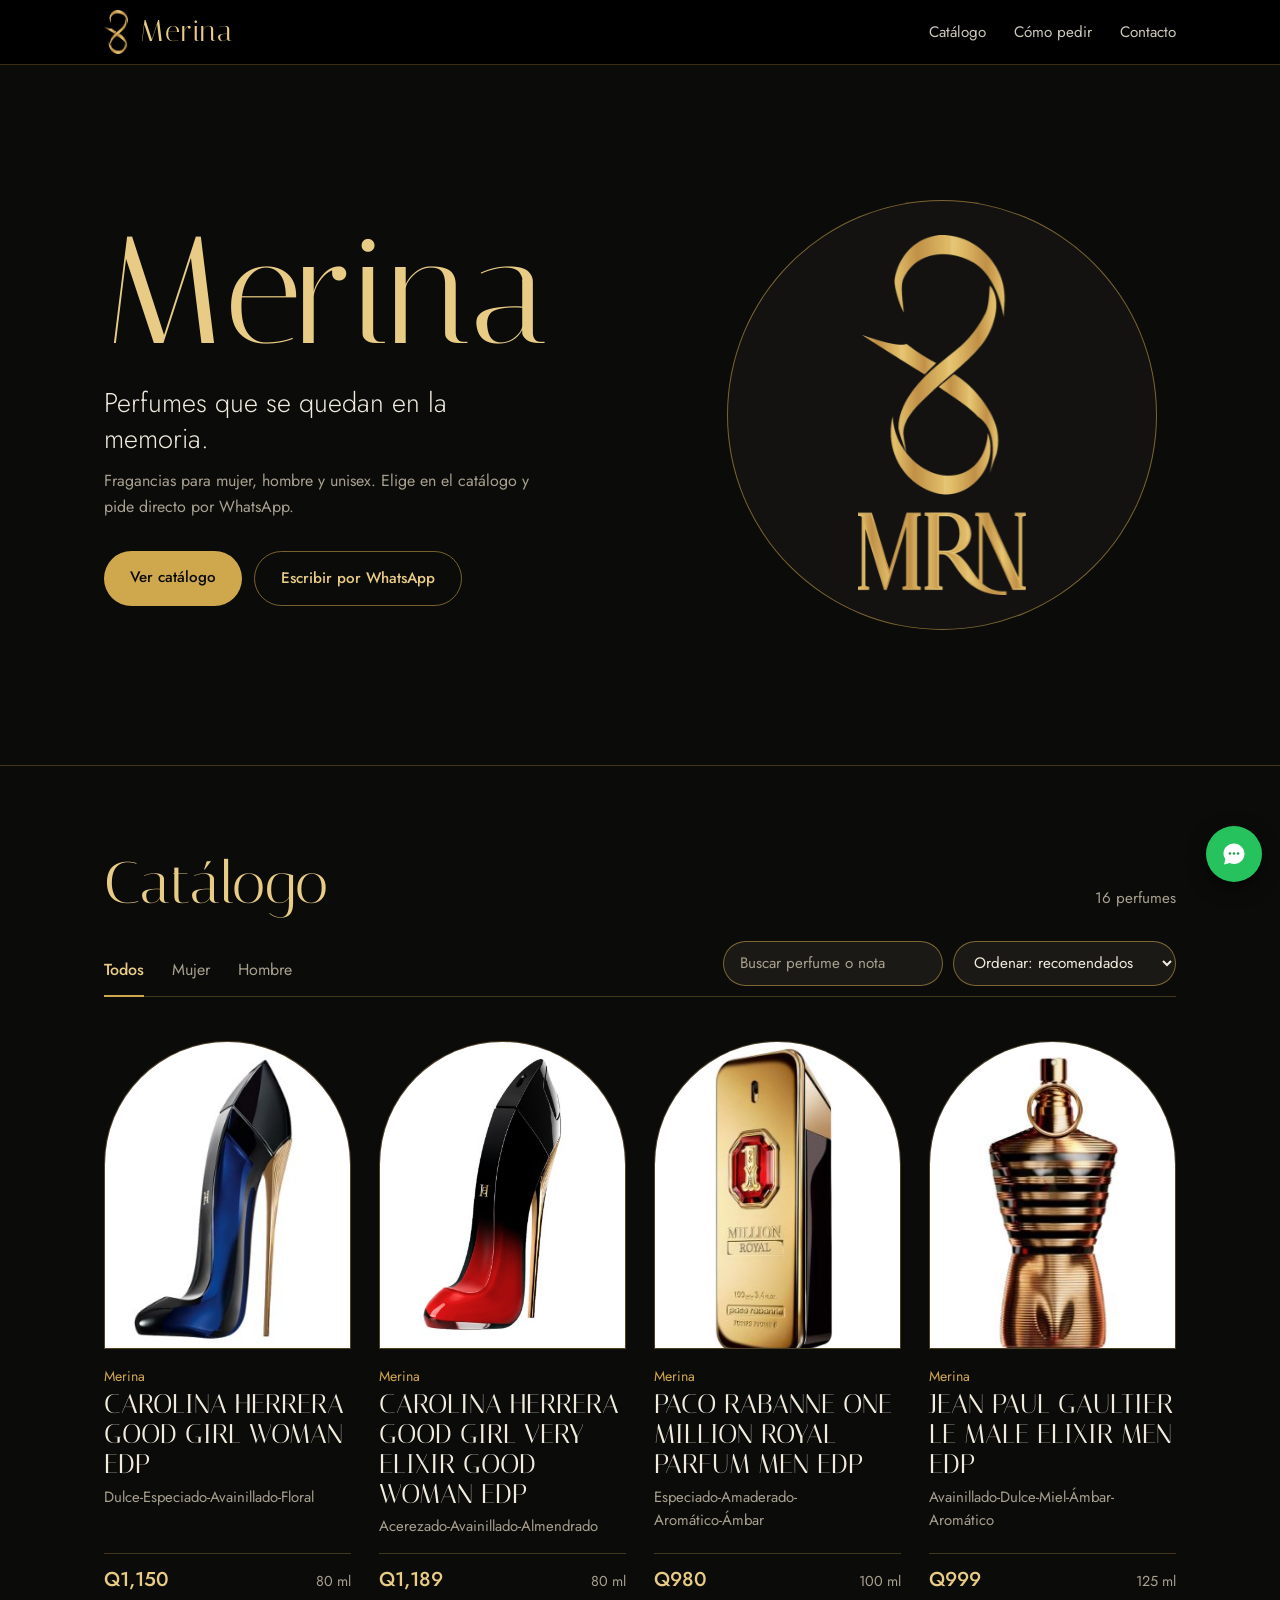
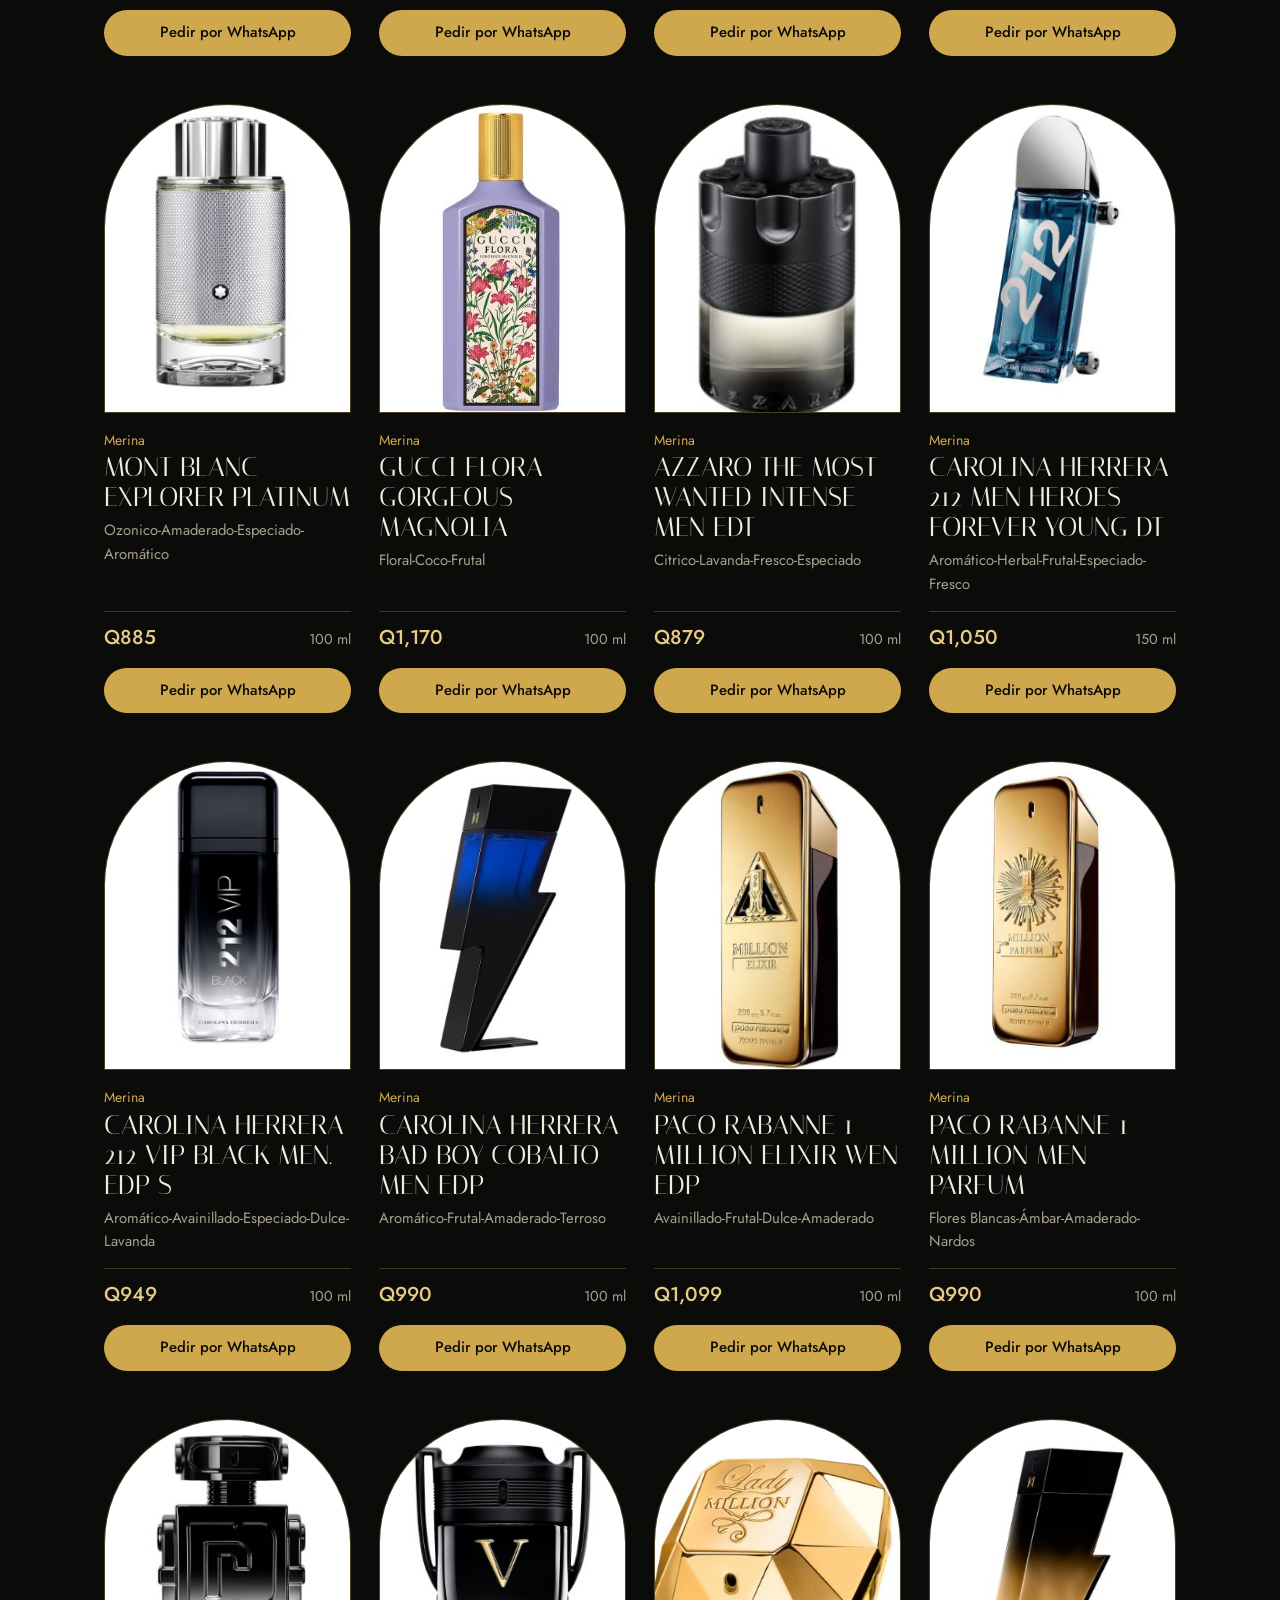
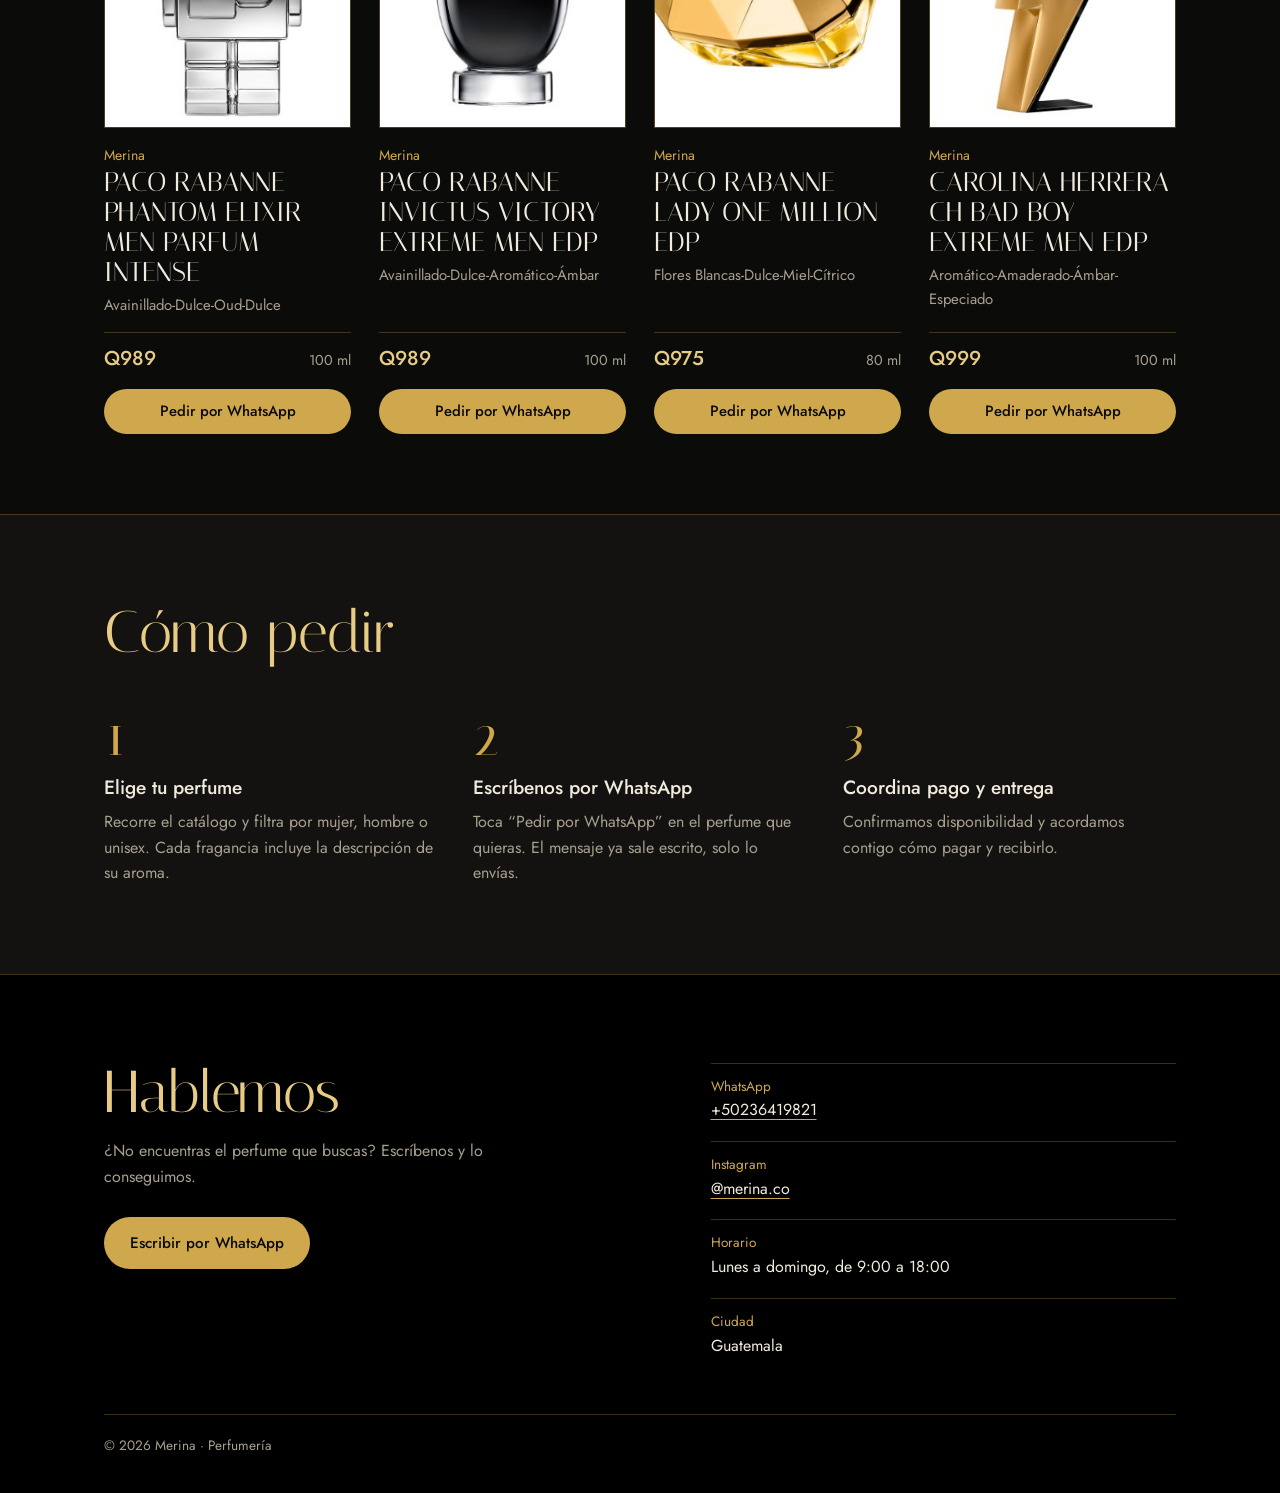
<file: index.html>
<!DOCTYPE html>
<html lang="es">
<head>
  <meta charset="utf-8">
  <meta name="viewport" content="width=device-width, initial-scale=1">
  <title>Merina · Perfumería</title>
  <meta name="description" content="Merina, perfumería. Fragancias para mujer, hombre y unisex. Mira el catálogo y haz tu pedido por WhatsApp.">
  <meta name="theme-color" content="#0b0b0a">
  <link rel="icon" type="image/png" href="img/favicon.png">
  <link rel="apple-touch-icon" href="img/favicon.png">
  <meta property="og:type" content="website">
  <meta property="og:title" content="Merina · Perfumería">
  <meta property="og:description" content="Fragancias para mujer, hombre y unisex. Mira el catálogo y pide por WhatsApp.">
  <meta property="og:image" content="https://erick18gt.github.io/merina/img/compartir.jpg">
  <meta property="og:url" content="https://erick18gt.github.io/merina/">
  <meta name="twitter:card" content="summary_large_image">

  <link rel="preconnect" href="https://fonts.googleapis.com">
  <link rel="preconnect" href="https://fonts.gstatic.com" crossorigin>
  <link href="https://fonts.googleapis.com/css2?family=Italiana&family=Jost:wght@300;400;500&display=swap" rel="stylesheet">
  <link rel="stylesheet" href="css/styles.css">
</head>
<body>

  <header class="top">
    <div class="wrap">
      <a class="logo" href="#inicio" aria-label="Merina, ir al inicio">
        <img src="img/simbolo.png" alt="" width="24" height="44">
        <span>Merina</span>
      </a>
      <nav aria-label="Principal">
        <a href="#catalogo">Catálogo</a>
        <a href="#como-pedir">Cómo pedir</a>
        <a href="#contacto">Contacto</a>
      </nav>
    </div>
  </header>

  <main id="inicio">

    <!-- ============ PORTADA ============ -->
    <section class="hero">
      <div class="wrap">
        <div class="hero-texto">
          <h1>Merina</h1>
          <p class="lema">Perfumes que se quedan en la memoria.</p>
          <p class="sub">Fragancias para mujer, hombre y unisex. Elige en el catálogo y pide directo por WhatsApp.</p>
          <div class="acciones">
            <a class="btn btn-ambar" href="#catalogo">Ver catálogo</a>
            <a class="btn btn-linea" href="#contacto" data-wa>Escribir por WhatsApp</a>
          </div>
        </div>

        <div class="hero-art">
          <img class="logo-hero" src="img/logo.png" alt="Logo de Merina" width="382" height="820">
        </div>
      </div>
    </section>

    <!-- ============ CATÁLOGO ============ -->
    <section class="catalogo" id="catalogo">
      <div class="wrap">
        <div class="cat-head">
          <h2>Catálogo</h2>
          <p class="count" id="contador" aria-live="polite"></p>
        </div>

        <div class="tools">
          <div class="tabs" id="tabs" role="tablist" aria-label="Categorías"></div>
          <div class="tools-right">
            <label class="sr" for="buscar">Buscar perfume</label>
            <input id="buscar" type="search" placeholder="Buscar perfume o nota" autocomplete="off">
            <label class="sr" for="orden">Ordenar por</label>
            <select id="orden">
              <option value="recomendado">Ordenar: recomendados</option>
              <option value="precio-asc">Precio: de menor a mayor</option>
              <option value="precio-desc">Precio: de mayor a menor</option>
              <option value="nombre">Nombre: A a Z</option>
            </select>
          </div>
        </div>

        <div class="grid" id="grid"></div>
        <p class="vacio" id="vacio" hidden>No encontramos perfumes con esa búsqueda. Prueba con otra palabra o cambia de categoría.</p>
      </div>
    </section>

    <!-- ============ CÓMO PEDIR ============ -->
    <section class="pasos" id="como-pedir">
      <div class="wrap">
        <h2>Cómo pedir</h2>
        <ol>
          <li>
            <span class="n" aria-hidden="true">1</span>
            <h3>Elige tu perfume</h3>
            <p>Recorre el catálogo y filtra por mujer, hombre o unisex. Cada fragancia incluye la descripción de su aroma.</p>
          </li>
          <li>
            <span class="n" aria-hidden="true">2</span>
            <h3>Escríbenos por WhatsApp</h3>
            <p>Toca “Pedir por WhatsApp” en el perfume que quieras. El mensaje ya sale escrito, solo lo envías.</p>
          </li>
          <li>
            <span class="n" aria-hidden="true">3</span>
            <h3>Coordina pago y entrega</h3>
            <p>Confirmamos disponibilidad y acordamos contigo cómo pagar y recibirlo.</p>
          </li>
        </ol>
      </div>
    </section>

  </main>

  <!-- ============ CONTACTO ============ -->
  <footer class="contacto" id="contacto">
    <div class="wrap">
      <div>
        <h2>Hablemos</h2>
        <p class="contacto-txt">¿No encuentras el perfume que buscas? Escríbenos y lo conseguimos.</p>
        <a class="btn btn-ambar" href="#" data-wa>Escribir por WhatsApp</a>
      </div>
      <ul class="datos" id="datos"></ul>
    </div>
    <div class="wrap">
      <p class="pie" id="pie"></p>
    </div>
  </footer>

  <a class="wa-flotante" href="#" data-wa aria-label="Escribir por WhatsApp">
    <svg viewBox="0 0 24 24" width="28" height="28" aria-hidden="true">
      <path d="M12 3C7 3 3 6.8 3 11.5c0 1.8.6 3.4 1.6 4.8L3.5 21l4.9-1.3c1.1.5 2.3.8 3.6.8 5 0 9-3.8 9-8.5S17 3 12 3z" fill="#fff"/>
      <circle cx="8.5" cy="11.5" r="1.1" fill="#1e9e50"/>
      <circle cx="12" cy="11.5" r="1.1" fill="#1e9e50"/>
      <circle cx="15.5" cy="11.5" r="1.1" fill="#1e9e50"/>
    </svg>
  </a>

  <!-- Primero los datos del catálogo (los edita el panel admin), después la lógica -->
  <script src="data/catalogo.js"></script>
  <script src="js/app.js"></script>
</body>
</html>
</file>
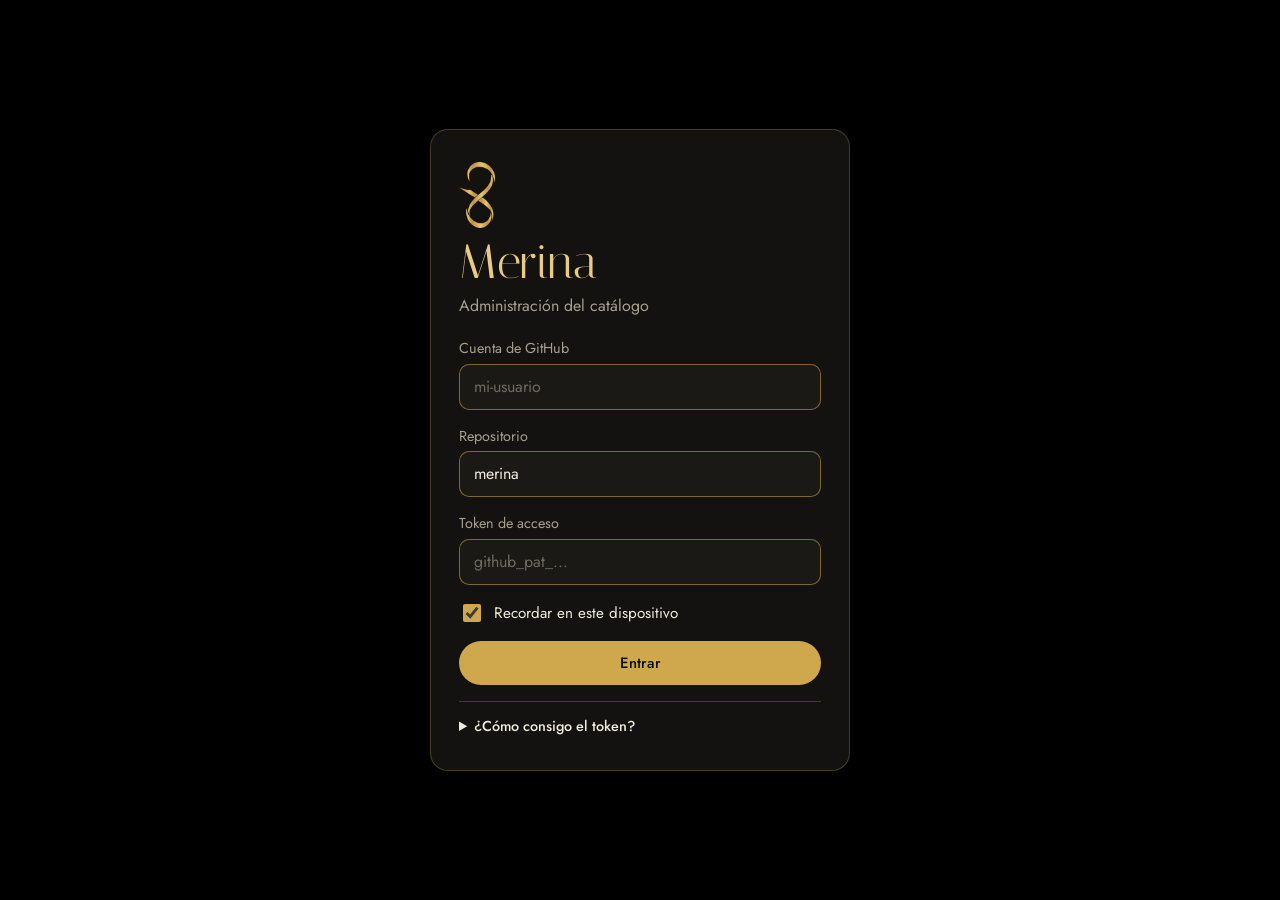
<file: admin.html>
<!DOCTYPE html>
<html lang="es">
<head>
  <meta charset="utf-8">
  <meta name="viewport" content="width=device-width, initial-scale=1">
  <meta name="robots" content="noindex, nofollow">
  <meta name="theme-color" content="#0b0b0a">
  <title>Administración · Merina</title>
  <link rel="icon" type="image/png" href="img/favicon.png">
  <link rel="preconnect" href="https://fonts.googleapis.com">
  <link rel="preconnect" href="https://fonts.gstatic.com" crossorigin>
  <link href="https://fonts.googleapis.com/css2?family=Italiana&family=Jost:wght@300;400;500&display=swap" rel="stylesheet">
  <link rel="stylesheet" href="css/admin.css">
</head>
<body>

  <!-- ============ ENTRAR ============ -->
  <section id="login" class="login">
    <form id="form-login" class="tarjeta" autocomplete="off">
      <img class="sim" src="img/simbolo.png" alt="" width="36" height="66">
      <h1>Merina</h1>
      <p class="sub">Administración del catálogo</p>

      <label>Cuenta de GitHub
        <input id="l-owner" required placeholder="mi-usuario" autocapitalize="none" spellcheck="false">
      </label>
      <label>Repositorio
        <input id="l-repo" required value="merina" autocapitalize="none" spellcheck="false">
      </label>
      <label>Token de acceso
        <input id="l-token" type="password" required autocomplete="off" placeholder="github_pat_...">
      </label>
      <label class="check">
        <input type="checkbox" id="l-recordar" checked>
        Recordar en este dispositivo
      </label>

      <p class="error" id="l-error" role="alert" hidden></p>
      <button class="btn btn-prim" id="l-btn" type="submit">Entrar</button>

      <details>
        <summary>¿Cómo consigo el token?</summary>
        <ol>
          <li>Entra a github.com con la cuenta dueña del repositorio.</li>
          <li>Toca tu foto → <b>Settings</b> → <b>Developer settings</b> → <b>Personal access tokens</b> → <b>Fine-grained tokens</b> → <b>Generate new token</b>.</li>
          <li>Nombre: <i>Merina admin</i>. Vencimiento: el más largo que permita.</li>
          <li>En <b>Repository access</b> elige <b>Only select repositories</b> y marca <b>merina</b>.</li>
          <li>En <b>Permissions → Repository permissions</b> pon <b>Contents: Read and write</b>.</li>
          <li>Toca <b>Generate token</b> y copia el texto que empieza con <code>github_pat_</code>. Solo se muestra una vez.</li>
        </ol>
        <p>El token funciona como una llave: no lo compartas ni lo publiques.</p>
      </details>
    </form>
  </section>

  <!-- ============ PANEL ============ -->
  <div id="panel" hidden>
    <header class="top">
      <div class="wrap fila-top">
        <span class="logo"><img src="img/simbolo.png" alt="" width="19" height="34"> Merina <small>Administración</small></span>
        <div class="top-acc">
          <a href="index.html" target="_blank" rel="noopener">Ver la página</a>
          <button id="btn-salir" type="button">Cerrar sesión</button>
        </div>
      </div>
    </header>

    <main class="wrap">
      <nav class="tabs" role="tablist" aria-label="Secciones">
        <button class="tab" role="tab" data-tab="perfumes" aria-selected="true">Perfumes</button>
        <button class="tab" role="tab" data-tab="negocio" aria-selected="false">Datos del negocio</button>
      </nav>

      <section id="tab-perfumes">
        <div class="cab">
          <p id="total" class="total"></p>
          <button id="btn-nuevo" class="btn btn-prim" type="button">Nuevo perfume</button>
        </div>
        <div id="lista"></div>
      </section>

      <section id="tab-negocio" hidden>
        <form id="form-negocio" class="negocio" autocomplete="off" onsubmit="return false">
          <label>Nombre del negocio <input data-cfg="nombre"></label>
          <label>WhatsApp (con código de país, solo números)
            <input data-cfg="whatsapp" inputmode="numeric" placeholder="50255551234">
          </label>
          <label>Símbolo de moneda <input data-cfg="moneda" placeholder="Q"></label>
          <label>Instagram (usuario, sin @) <input data-cfg="instagram"></label>
          <label>Facebook (usuario o nombre de la página) <input data-cfg="facebook"></label>
          <label>Correo <input data-cfg="email" type="email"></label>
          <label>Ciudad <input data-cfg="ciudad"></label>
          <label>Horario <input data-cfg="horario"></label>
          <p class="nota">Los cambios se publican con el botón “Publicar cambios”, igual que los perfumes.</p>
        </form>
      </section>
    </main>

    <div class="barra" id="barra" hidden>
      <span>Tienes cambios sin publicar.</span>
      <div>
        <button id="btn-descartar" class="btn btn-sec" type="button">Descartar</button>
        <button id="btn-publicar" class="btn btn-prim" type="button">Publicar cambios</button>
      </div>
    </div>
  </div>

  <!-- ============ FORMULARIO DE PERFUME ============ -->
  <dialog id="dlg">
    <form id="form-perfume" autocomplete="off">
      <h2 id="dlg-titulo">Nuevo perfume</h2>

      <div class="foto-caja">
        <div class="foto-prev" id="foto-prev"><span>Sin foto</span></div>
        <div>
          <label class="btn btn-sec sub-foto">Elegir foto
            <input type="file" id="f-foto" accept="image/*" hidden>
          </label>
          <button type="button" id="btn-quitar-foto" class="enlace" hidden>Quitar foto</button>
          <p class="nota">Se ajusta sola a un tamaño ligero. Se ve mejor con fondo blanco.</p>
        </div>
      </div>

      <label>Nombre <input id="f-nombre" required maxlength="60"></label>
      <div class="dos">
        <label>Marca <input id="f-marca" maxlength="40"></label>
        <label>Categoría
          <select id="f-categoria">
            <option>Mujer</option>
            <option>Hombre</option>
            <option>Unisex</option>
          </select>
        </label>
      </div>
      <div class="dos">
        <label>Tamaño (ml) <input id="f-ml" type="number" min="0" step="1" inputmode="numeric"></label>
        <label>Precio <input id="f-precio" type="number" min="0" step="0.01" inputmode="decimal"></label>
      </div>
      <label>Notas (a qué huele) <input id="f-notas" maxlength="120" placeholder="Jazmín, vainilla y ámbar"></label>

      <label class="check"><input type="checkbox" id="f-disponible"> Disponible (desmarca si está agotado)</label>
      <label class="check"><input type="checkbox" id="f-visible"> Mostrar en la página</label>

      <p class="error" id="f-error" role="alert" hidden></p>
      <div class="dlg-acc">
        <button type="button" id="btn-cancelar" class="btn btn-sec">Cancelar</button>
        <button type="submit" class="btn btn-prim">Guardar perfume</button>
      </div>
    </form>
  </dialog>

  <div id="aviso" class="aviso" role="status" hidden></div>

  <script src="js/admin.js"></script>
</body>
</html>
</file>
<file: css/styles.css>
/* =========================================================
   MERINA · estilos  (paleta: negro y dorado)
   Para cambiar los colores, edita solo las variables de :root.
   ========================================================= */

:root {
  color-scheme: dark;

  --negro: #0b0b0a;        /* fondo principal */
  --negro-2: #131210;      /* secciones alternas */
  --negro-3: #1b1915;      /* tarjetas y paneles */
  --negro-puro: #000;      /* cabecera y pie */

  --oro: #cfa84e;          /* dorado principal */
  --oro-claro: #e8cc85;    /* dorado brillante (títulos, hover) */
  --oro-oscuro: #9c7a2c;   /* dorado apagado */

  --marfil: #f1ebdd;       /* texto principal */
  --suave: #a8a08f;        /* texto secundario */

  --linea: rgba(207, 168, 78, .28);
  --linea-fuerte: rgba(207, 168, 78, .55);

  --serif: "Italiana", "Bodoni Moda", Georgia, "Times New Roman", serif;
  --sans: "Jost", system-ui, -apple-system, "Segoe UI", Roboto, sans-serif;
  --ancho: 1120px;
}

*, *::before, *::after { box-sizing: border-box; }

html { scroll-behavior: smooth; scroll-padding-top: 72px; }

body {
  margin: 0;
  background: var(--negro);
  color: var(--marfil);
  font-family: var(--sans);
  font-size: 1rem;
  line-height: 1.6;
  -webkit-font-smoothing: antialiased;
}

img, svg { display: block; max-width: 100%; }
a { color: inherit; }
h1, h2, h3 { font-weight: 400; }

.wrap { max-width: var(--ancho); margin: 0 auto; padding: 0 24px; }

.sr {
  position: absolute; width: 1px; height: 1px; overflow: hidden;
  clip: rect(0 0 0 0); white-space: nowrap;
}

:focus-visible { outline: 2px solid var(--oro-claro); outline-offset: 3px; }

/* ---------- Botones ---------- */
.btn {
  display: inline-block; padding: 14px 26px; border-radius: 999px;
  text-decoration: none; font-weight: 500; font-size: .95rem;
  transition: background .2s, color .2s;
}
.btn-ambar { background: var(--oro); color: var(--negro); }
.btn-ambar:hover { background: var(--oro-claro); }
.btn-linea { border: 1px solid var(--linea-fuerte); color: var(--oro-claro); }
.btn-linea:hover { background: rgba(207, 168, 78, .12); }

/* ---------- Cabecera ---------- */
.top { position: sticky; top: 0; z-index: 20; background: var(--negro-puro); border-bottom: 1px solid var(--linea); }
.top .wrap { display: flex; align-items: center; justify-content: space-between; height: 64px; }
.logo { display: flex; align-items: center; gap: 12px; font-family: var(--serif); font-size: 1.85rem; letter-spacing: .04em; text-decoration: none; color: var(--oro-claro); }
.logo img { height: 44px; width: auto; }
.top nav { display: flex; gap: 28px; }
.top nav a { text-decoration: none; font-size: .95rem; color: var(--marfil); opacity: .85; }
.top nav a:hover { opacity: 1; color: var(--oro-claro); text-decoration: underline; text-decoration-color: var(--oro); text-underline-offset: 7px; }

/* ---------- Portada ---------- */
.hero { background: var(--negro); overflow: hidden; border-bottom: 1px solid var(--linea); }
.hero .wrap {
  display: grid; grid-template-columns: 1.1fr .9fr; align-items: center; gap: 32px;
  min-height: min(82vh, 700px); padding-top: 56px; padding-bottom: 56px;
}
.hero h1 {
  font-family: var(--serif);
  font-size: clamp(4.4rem, 13vw, 9.5rem);
  line-height: .9; margin: 0 0 24px; letter-spacing: .01em; color: var(--oro-claro);
}
.lema { font-size: clamp(1.25rem, 2.6vw, 1.7rem); font-weight: 300; margin: 0 0 12px; max-width: 24ch; line-height: 1.3; }
.sub { margin: 0 0 32px; max-width: 44ch; color: var(--suave); }
.acciones { display: flex; flex-wrap: wrap; gap: 12px; }

.hero-art { position: relative; display: grid; place-items: center; }
.hero-art::before {
  content: ""; position: absolute; width: min(92%, 430px); aspect-ratio: 1;
  border-radius: 50%; background: var(--negro-2); border: 1px solid var(--linea-fuerte);
}
.logo-hero { position: relative; height: 360px; width: auto; animation: aparecer 1.4s cubic-bezier(.22, .8, .24, 1) .2s both; }

/* Único momento animado: el logo aparece suavemente al cargar */
@keyframes aparecer { from { opacity: 0; transform: translateY(14px) scale(.98); } to { opacity: 1; transform: none; } }

/* ---------- Catálogo ---------- */
.catalogo { padding: 88px 0 80px; }

.cat-head { display: flex; align-items: baseline; justify-content: space-between; flex-wrap: wrap; gap: 16px; margin-bottom: 28px; }
h2 { font-family: var(--serif); font-size: clamp(2.5rem, 5vw, 3.7rem); line-height: 1; margin: 0; color: var(--oro-claro); }
.count { margin: 0; color: var(--suave); font-size: .95rem; }

.tools {
  display: flex; justify-content: space-between; align-items: flex-end; flex-wrap: wrap; gap: 12px 24px;
  border-bottom: 1px solid var(--linea); margin-bottom: 44px;
}
.tabs { display: flex; flex-wrap: wrap; gap: 4px 28px; }
.tab {
  background: none; border: 0; border-bottom: 2px solid transparent; margin-bottom: -1px;
  padding: 12px 0; font: inherit; color: var(--suave); cursor: pointer;
}
.tab:hover { color: var(--marfil); }
.tab[aria-selected="true"] { color: var(--oro-claro); font-weight: 500; border-bottom-color: var(--oro); }

.tools-right { display: flex; flex-wrap: wrap; gap: 10px; padding-bottom: 10px; }
.tools-right input, .tools-right select {
  font: inherit; font-size: .95rem; color: var(--marfil);
  padding: 9px 16px; border: 1px solid var(--linea-fuerte); border-radius: 999px; background: var(--negro-3);
}
.tools-right input::placeholder { color: var(--suave); }
.tools-right input { width: 220px; }

.grid { display: grid; grid-template-columns: repeat(auto-fill, minmax(230px, 1fr)); gap: 48px 28px; }

/* Cada perfume vive en una hornacina con arco */
.foto {
  position: relative; display: grid; place-items: center; overflow: hidden;
  aspect-ratio: 4 / 5; border-radius: 999px 999px 4px 4px; background: var(--negro-3);
  border: 1px solid var(--linea);
}
.foto img { width: 100%; height: 100%; object-fit: cover; }
.foto svg { width: 58%; height: auto; margin-top: 8%; }
.cat-mujer  { background: #221b18; }
.cat-hombre { background: #161615; }
.cat-unisex { background: #211c12; }

.tag-agotado {
  position: absolute; bottom: 14px; left: 50%; transform: translateX(-50%);
  background: var(--negro-puro); color: var(--oro-claro); border: 1px solid var(--linea-fuerte);
  font-size: .82rem; padding: 4px 14px; border-radius: 999px;
}

.item { display: flex; flex-direction: column; }
.info { padding-top: 16px; flex: 1; display: flex; flex-direction: column; }
.marca { margin: 0; font-size: .88rem; color: var(--oro); }
.item h3 { font-family: var(--serif); font-size: 1.7rem; line-height: 1.1; margin: 2px 0 6px; color: var(--marfil); }
.notas { flex: 1; margin: 0 0 14px; font-size: .93rem; color: var(--suave); }
.fila {
  display: flex; align-items: baseline; justify-content: space-between;
  border-top: 1px solid var(--linea); padding-top: 10px; margin-bottom: 14px;
}
.precio { font-size: 1.25rem; font-weight: 500; color: var(--oro-claro); }
.ml { font-size: .9rem; color: var(--suave); }

.pedir {
  display: block; text-align: center; padding: 11px 16px; border-radius: 999px;
  background: var(--oro); color: var(--negro); text-decoration: none; font-size: .93rem; font-weight: 500;
  transition: background .2s;
}
.pedir:hover { background: var(--oro-claro); }
.pedir.consulta { background: transparent; color: var(--oro-claro); border: 1px solid var(--linea-fuerte); }
.pedir.consulta:hover { background: rgba(207, 168, 78, .12); }

.vacio { text-align: center; color: var(--suave); padding: 48px 0; }

/* ---------- Cómo pedir ---------- */
.pasos { background: var(--negro-2); padding: 88px 0; border-top: 1px solid var(--linea); }
.pasos ol { list-style: none; margin: 44px 0 0; padding: 0; display: grid; grid-template-columns: repeat(auto-fit, minmax(230px, 1fr)); gap: 36px; }
.pasos .n { font-family: var(--serif); font-size: 3.6rem; line-height: 1; color: var(--oro); }
.pasos h3 { font-size: 1.2rem; font-weight: 500; margin: 8px 0 6px; }
.pasos p { margin: 0; color: var(--suave); max-width: 34ch; }

/* ---------- Contacto ---------- */
.contacto { background: var(--negro-puro); padding: 88px 0 36px; border-top: 1px solid var(--linea); }
.contacto .wrap:first-child { display: grid; grid-template-columns: 1.2fr 1fr; gap: 48px; align-items: start; }
.contacto-txt { margin: 16px 0 28px; max-width: 38ch; color: var(--suave); }
.datos { list-style: none; margin: 0; padding: 0; display: grid; gap: 18px; }
.datos li { border-top: 1px solid var(--linea); padding-top: 12px; }
.datos small { display: block; font-size: .85rem; color: var(--oro); }
.datos a { text-decoration: underline; text-decoration-color: var(--oro); text-underline-offset: 4px; }
.pie { margin: 56px 0 0; padding-top: 20px; border-top: 1px solid var(--linea); font-size: .85rem; color: var(--suave); }

/* ---------- WhatsApp flotante ---------- */
.wa-flotante {
  position: fixed; right: 18px; bottom: 18px; z-index: 30; width: 56px; height: 56px;
  display: grid; place-items: center; border-radius: 50%; background: #25c25d;
  box-shadow: 0 6px 18px rgba(0, 0, 0, .5); transition: transform .2s;
}
.wa-flotante:hover { transform: scale(1.06); }

/* ---------- Móvil ---------- */
@media (max-width: 820px) {
  .hero .wrap { grid-template-columns: 1fr; min-height: 0; padding-top: 40px; padding-bottom: 24px; }
  .hero-art { margin-top: 8px; }
  .logo-hero { height: 240px; }
  .contacto .wrap:first-child { grid-template-columns: 1fr; gap: 36px; }
}
@media (max-width: 560px) {
  .top nav { gap: 16px; }
  .top nav a { font-size: .88rem; white-space: nowrap; }
  .logo span { display: none; }   /* en celular solo el símbolo; el nombre ya está en la portada */
  .catalogo, .pasos { padding: 64px 0; }
  .grid { grid-template-columns: repeat(2, 1fr); gap: 36px 16px; }
  .item h3 { font-size: 1.35rem; }
  .tools-right { width: 100%; }
  .tools-right input { flex: 1; width: auto; }
  .tools-right select { flex: 1; }
}

@media (prefers-reduced-motion: reduce) {
  html { scroll-behavior: auto; }
  .logo-hero { animation: none; }
  * { transition: none !important; }
}
</file>
<file: css/admin.css>
/* MERINA · estilos del panel de administración (negro y dorado) */

:root {
  color-scheme: dark;
  --negro: #0b0b0a;
  --negro-2: #131210;
  --negro-3: #1b1915;
  --negro-puro: #000;
  --oro: #cfa84e;
  --oro-claro: #e8cc85;
  --oro-oscuro: #9c7a2c;
  --marfil: #f1ebdd;
  --suave: #a8a08f;
  --ok: #86d3a6;
  --ok-fondo: rgba(80, 170, 120, .18);
  --no: #eba192;
  --no-fondo: rgba(210, 100, 80, .18);
  --linea: rgba(207, 168, 78, .28);
  --linea-fuerte: rgba(207, 168, 78, .55);
  --serif: "Italiana", Georgia, "Times New Roman", serif;
  --sans: "Jost", system-ui, -apple-system, "Segoe UI", Roboto, sans-serif;
}

*, *::before, *::after { box-sizing: border-box; }
[hidden] { display: none !important; }

body { margin: 0; background: var(--negro); color: var(--marfil); font-family: var(--sans); line-height: 1.5; -webkit-font-smoothing: antialiased; }
img { display: block; max-width: 100%; }
h1, h2 { font-family: var(--serif); font-weight: 400; margin: 0; color: var(--oro-claro); }
:focus-visible { outline: 2px solid var(--oro-claro); outline-offset: 2px; }

.wrap { max-width: 900px; margin: 0 auto; padding: 0 20px; }
.nota { font-size: .85rem; color: var(--suave); margin: 8px 0 0; }
.error { color: var(--no); background: var(--no-fondo); padding: 10px 14px; border-radius: 10px; font-size: .92rem; margin: 0; }

/* ---------- Botones ---------- */
.btn {
  display: inline-block; border: 0; cursor: pointer; font: inherit; font-weight: 500; font-size: .93rem;
  padding: 11px 22px; border-radius: 999px; text-decoration: none; transition: background .2s;
}
.btn-prim { background: var(--oro); color: var(--negro); }
.btn-prim:hover { background: var(--oro-claro); }
.btn-prim:disabled { opacity: .55; cursor: progress; }
.btn-sec { background: transparent; color: var(--oro-claro); border: 1px solid var(--linea-fuerte); }
.btn-sec:hover { background: rgba(207, 168, 78, .12); }
.enlace { background: none; border: 0; padding: 4px 0; font: inherit; font-size: .9rem; color: var(--no); text-decoration: underline; cursor: pointer; }

/* ---------- Formularios ---------- */
label { display: block; font-size: .9rem; color: var(--suave); }
label input:not([type="checkbox"]):not([type="file"]), label select {
  display: block; width: 100%; margin-top: 4px; font: inherit; font-size: 1rem; color: var(--marfil);
  padding: 10px 14px; border: 1px solid var(--linea-fuerte); border-radius: 10px; background: var(--negro-3);
}
label input::placeholder { color: rgba(168, 160, 143, .6); }
label.check { display: flex; gap: 10px; align-items: center; color: var(--marfil); font-size: .95rem; }
label.check input { width: 18px; height: 18px; accent-color: var(--oro); }

/* ---------- Entrar ---------- */
.login { min-height: 100vh; display: grid; place-items: center; padding: 24px; background: var(--negro-puro); }
.tarjeta { width: min(420px, 100%); background: var(--negro-2); border: 1px solid var(--linea); border-radius: 18px; padding: 32px 28px; display: grid; gap: 16px; }
.tarjeta .sim { height: 66px; width: auto; }
.tarjeta h1 { font-size: 3rem; line-height: 1; margin-top: -6px; }
.tarjeta .sub { margin: -8px 0 4px; color: var(--suave); }
.tarjeta details { font-size: .9rem; color: var(--suave); border-top: 1px solid var(--linea); padding-top: 14px; }
.tarjeta summary { cursor: pointer; color: var(--marfil); font-weight: 500; }
.tarjeta ol { padding-left: 20px; margin: 12px 0; display: grid; gap: 6px; }
.tarjeta b { color: var(--marfil); font-weight: 500; }
.tarjeta code { background: var(--negro-3); color: var(--oro-claro); padding: 1px 6px; border-radius: 4px; }

/* ---------- Cabecera ---------- */
.top { background: var(--negro-puro); border-bottom: 1px solid var(--linea); position: sticky; top: 0; z-index: 10; }
.fila-top { display: flex; justify-content: space-between; align-items: center; height: 60px; }
.logo { display: flex; align-items: center; gap: 10px; font-family: var(--serif); font-size: 1.6rem; color: var(--oro-claro); }
.logo img { height: 34px; width: auto; }
.logo small { font-family: var(--sans); font-size: .82rem; color: var(--suave); margin-left: 8px; }
.top-acc { display: flex; gap: 18px; align-items: center; font-size: .9rem; }
.top-acc a { color: var(--marfil); }
.top-acc button { background: none; border: 0; color: var(--suave); font: inherit; cursor: pointer; text-decoration: underline; }
.top-acc a:hover, .top-acc button:hover { color: var(--oro-claro); }

/* ---------- Pestañas ---------- */
.tabs { display: flex; gap: 26px; border-bottom: 1px solid var(--linea); margin: 28px 0 24px; }
.tab { background: none; border: 0; border-bottom: 2px solid transparent; margin-bottom: -1px; padding: 12px 0; font: inherit; color: var(--suave); cursor: pointer; }
.tab[aria-selected="true"] { color: var(--oro-claro); font-weight: 500; border-bottom-color: var(--oro); }

/* ---------- Lista de perfumes ---------- */
.cab { display: flex; justify-content: space-between; align-items: center; gap: 12px; margin-bottom: 16px; }
.total { margin: 0; color: var(--suave); }
#lista { display: grid; gap: 10px; padding-bottom: 110px; }
.vacio { text-align: center; color: var(--suave); padding: 40px 0; }

.item {
  display: grid; grid-template-columns: 60px 1fr auto auto; gap: 8px 16px; align-items: center;
  background: var(--negro-2); border: 1px solid var(--linea); border-radius: 14px; padding: 10px 14px 10px 10px;
}
.item.oculto { opacity: .55; }
.mini { width: 60px; height: 72px; border-radius: 30px 30px 4px 4px; background: var(--negro-3); border: 1px solid var(--linea); overflow: hidden; display: grid; place-items: center; color: var(--oro); font-family: var(--serif); font-size: 1.4rem; }
.mini img { width: 100%; height: 100%; object-fit: cover; }
.dato strong { display: block; font-family: var(--serif); font-weight: 400; font-size: 1.3rem; line-height: 1.15; color: var(--marfil); }
.dato span { font-size: .88rem; color: var(--suave); }
.etq { display: inline-block; margin-left: 6px; font-size: .75rem; padding: 1px 8px; border-radius: 999px; background: var(--negro-3); color: var(--suave); }

.estado { border: 0; cursor: pointer; font: inherit; font-size: .88rem; font-weight: 500; padding: 7px 16px; border-radius: 999px; min-width: 104px; }
.estado.ok { background: var(--ok-fondo); color: var(--ok); }
.estado.no { background: var(--no-fondo); color: var(--no); }

.acc { display: flex; gap: 6px; align-items: center; }
.acc button { background: none; border: 1px solid var(--linea); border-radius: 999px; padding: 6px 12px; font: inherit; font-size: .85rem; color: var(--marfil); cursor: pointer; }
.acc button:hover { background: rgba(207, 168, 78, .12); }
.acc button:disabled { opacity: .35; cursor: default; }
.acc .mover { padding: 6px 9px; }
.acc .borrar { color: var(--no); border-color: rgba(235, 161, 146, .35); }

/* ---------- Datos del negocio ---------- */
.negocio { display: grid; gap: 16px; max-width: 520px; padding-bottom: 110px; }

/* ---------- Barra de publicar ---------- */
.barra {
  position: fixed; left: 0; right: 0; bottom: 0; z-index: 20; background: var(--negro-puro); color: var(--marfil);
  border-top: 1px solid var(--linea-fuerte);
  display: flex; justify-content: space-between; align-items: center; gap: 12px; flex-wrap: wrap; padding: 14px 20px;
}
.barra > div { display: flex; gap: 10px; }

/* ---------- Ventana de perfume ---------- */
dialog { border: 1px solid var(--linea-fuerte); border-radius: 18px; padding: 0; width: min(520px, calc(100% - 24px)); max-height: calc(100vh - 24px); background: var(--negro-2); color: var(--marfil); }
dialog::backdrop { background: rgba(0, 0, 0, .75); }
dialog form { display: grid; gap: 14px; padding: 26px 24px; }
dialog h2 { font-size: 2rem; }
.dos { display: grid; grid-template-columns: 1fr 1fr; gap: 12px; }
.dlg-acc { display: flex; justify-content: flex-end; gap: 10px; margin-top: 4px; }
.foto-caja { display: flex; gap: 16px; align-items: center; }
.foto-prev { width: 84px; height: 104px; flex: none; border-radius: 42px 42px 4px 4px; background: var(--negro-3); border: 1px solid var(--linea); overflow: hidden; display: grid; place-items: center; font-size: .8rem; color: var(--suave); }
.foto-prev img { width: 100%; height: 100%; object-fit: cover; }
.sub-foto { color: var(--oro-claro); }

/* ---------- Aviso ---------- */
.aviso { position: fixed; left: 50%; bottom: 84px; transform: translateX(-50%); z-index: 40; max-width: min(520px, calc(100% - 24px)); background: var(--oro); color: var(--negro); padding: 12px 20px; border-radius: 12px; font-size: .93rem; font-weight: 500; box-shadow: 0 8px 24px rgba(0, 0, 0, .5); }
.aviso.mal { background: #a4402f; color: #fff; }

@media (max-width: 640px) {
  .item { grid-template-columns: 60px 1fr; }
  .estado { grid-column: 2; justify-self: start; }
  .acc { grid-column: 1 / -1; flex-wrap: wrap; }
  .dos { grid-template-columns: 1fr; }
  .top-acc a { display: none; }
}
</file>
